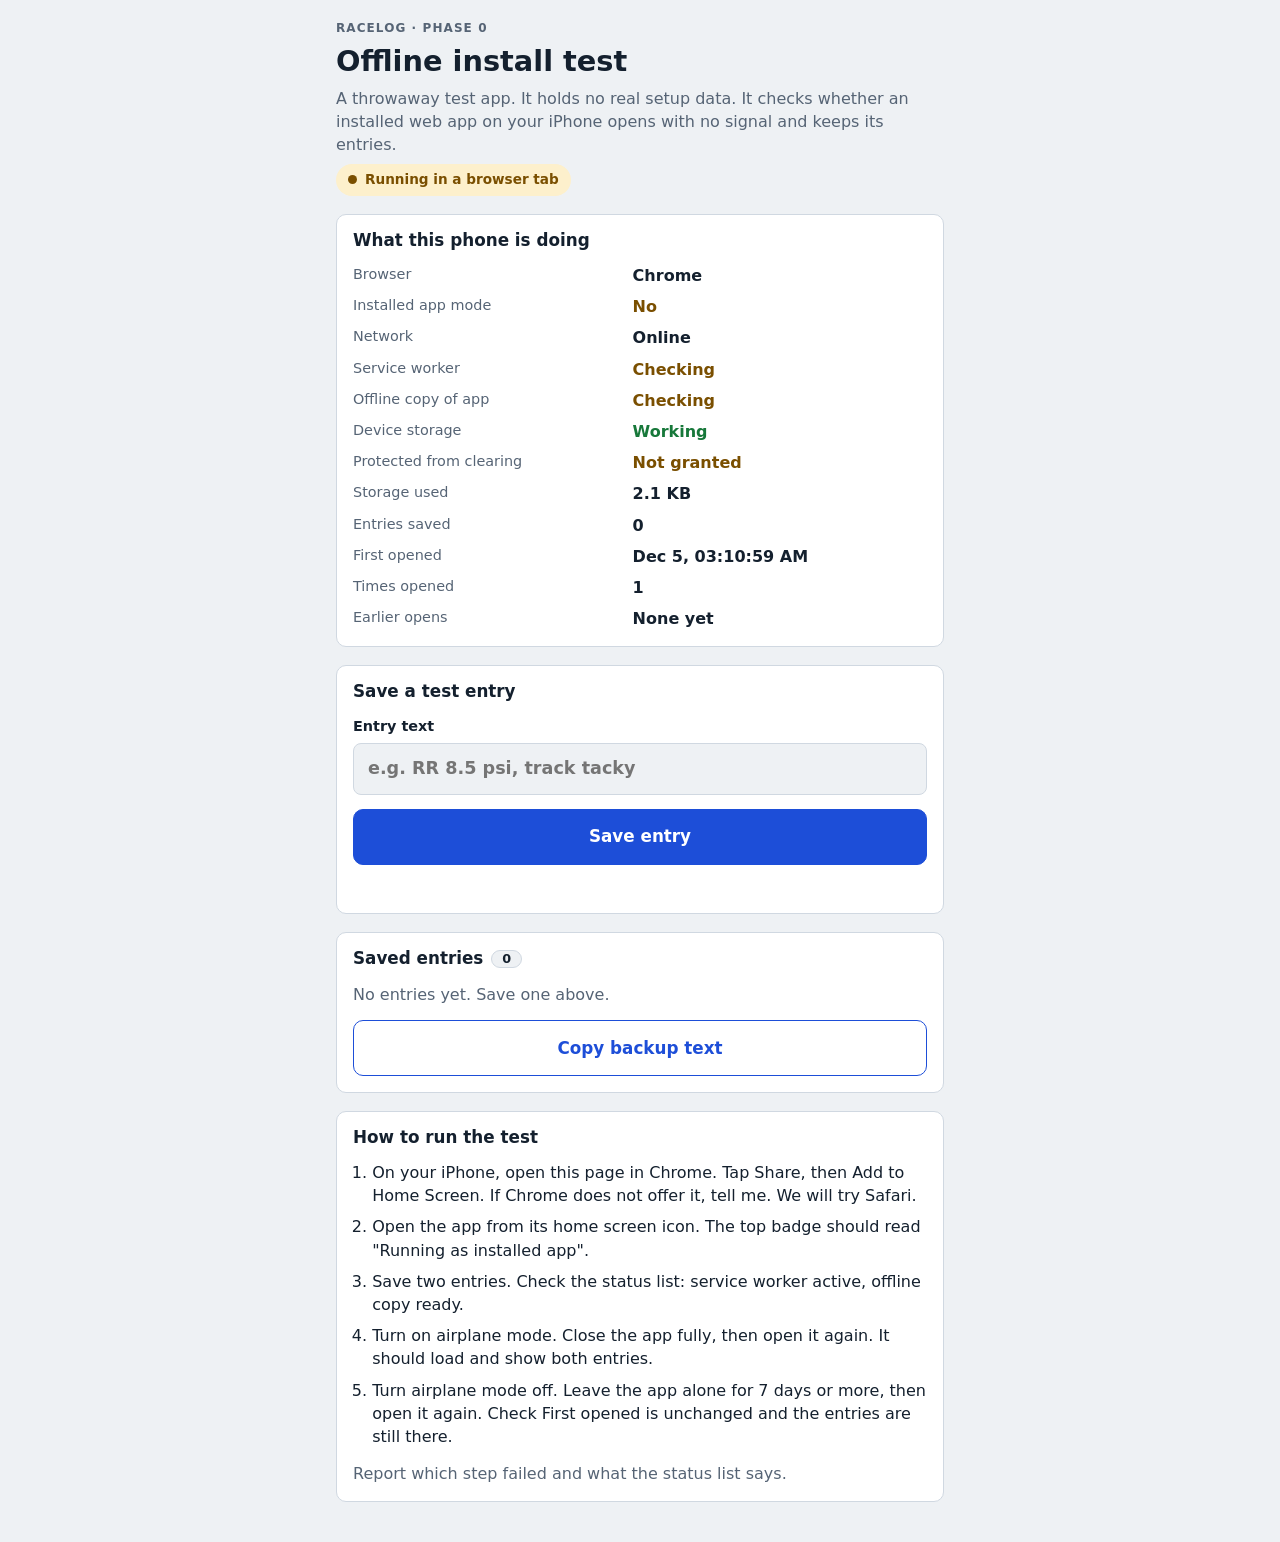
<file: index.html>
<!doctype html>
<html lang="en">
<head>
<meta charset="utf-8">
<title>RaceLog Phase 0</title>
<meta name="viewport" content="width=device-width, initial-scale=1, viewport-fit=cover">
<meta name="theme-color" content="#0f1a2b">
<meta name="apple-mobile-web-app-capable" content="yes">
<meta name="mobile-web-app-capable" content="yes">
<meta name="apple-mobile-web-app-title" content="RaceLog P0">
<meta name="apple-mobile-web-app-status-bar-style" content="black-translucent">
<link rel="manifest" href="manifest.webmanifest">
<link rel="apple-touch-icon" href="apple-touch-icon.png">
<link rel="icon" type="image/png" href="icon-192.png">
<link rel="stylesheet" href="style.css">
</head>
<body>
<main class="wrap">
  <header>
    <p class="eyebrow">RaceLog · Phase 0</p>
    <h1>Offline install test</h1>
    <p class="lede">A throwaway test app. It holds no real setup data. It checks whether an installed web app on your iPhone opens with no signal and keeps its entries.</p>
    <span id="mode" class="pill">Checking</span>
  </header>

  <section class="card" aria-labelledby="h-status">
    <h2 id="h-status">What this phone is doing</h2>
    <dl id="status" class="status"></dl>
  </section>

  <form id="f" class="card" autocomplete="off">
    <h2>Save a test entry</h2>
    <label for="note">Entry text
      <input id="note" type="text" placeholder="e.g. RR 8.5 psi, track tacky">
    </label>
    <button class="btn" type="submit">Save entry</button>
    <p class="msg" id="msg" aria-live="polite"></p>
  </form>

  <section class="card">
    <h2>Saved entries <span id="count" class="count">0</span></h2>
    <ul id="list" class="entries"></ul>
    <button class="btn alt" type="button" id="backup">Copy backup text</button>
  </section>

  <section class="card">
    <h2>How to run the test</h2>
    <ol class="steps">
      <li>On your iPhone, open this page in Chrome. Tap Share, then Add to Home Screen. If Chrome does not offer it, tell me. We will try Safari.</li>
      <li>Open the app from its home screen icon. The top badge should read "Running as installed app".</li>
      <li>Save two entries. Check the status list: service worker active, offline copy ready.</li>
      <li>Turn on airplane mode. Close the app fully, then open it again. It should load and show both entries.</li>
      <li>Turn airplane mode off. Leave the app alone for 7 days or more, then open it again. Check First opened is unchanged and the entries are still there.</li>
    </ol>
    <p class="lede">Report which step failed and what the status list says.</p>
  </section>
</main>
<script src="app.js"></script>
</body>
</html>
</file>
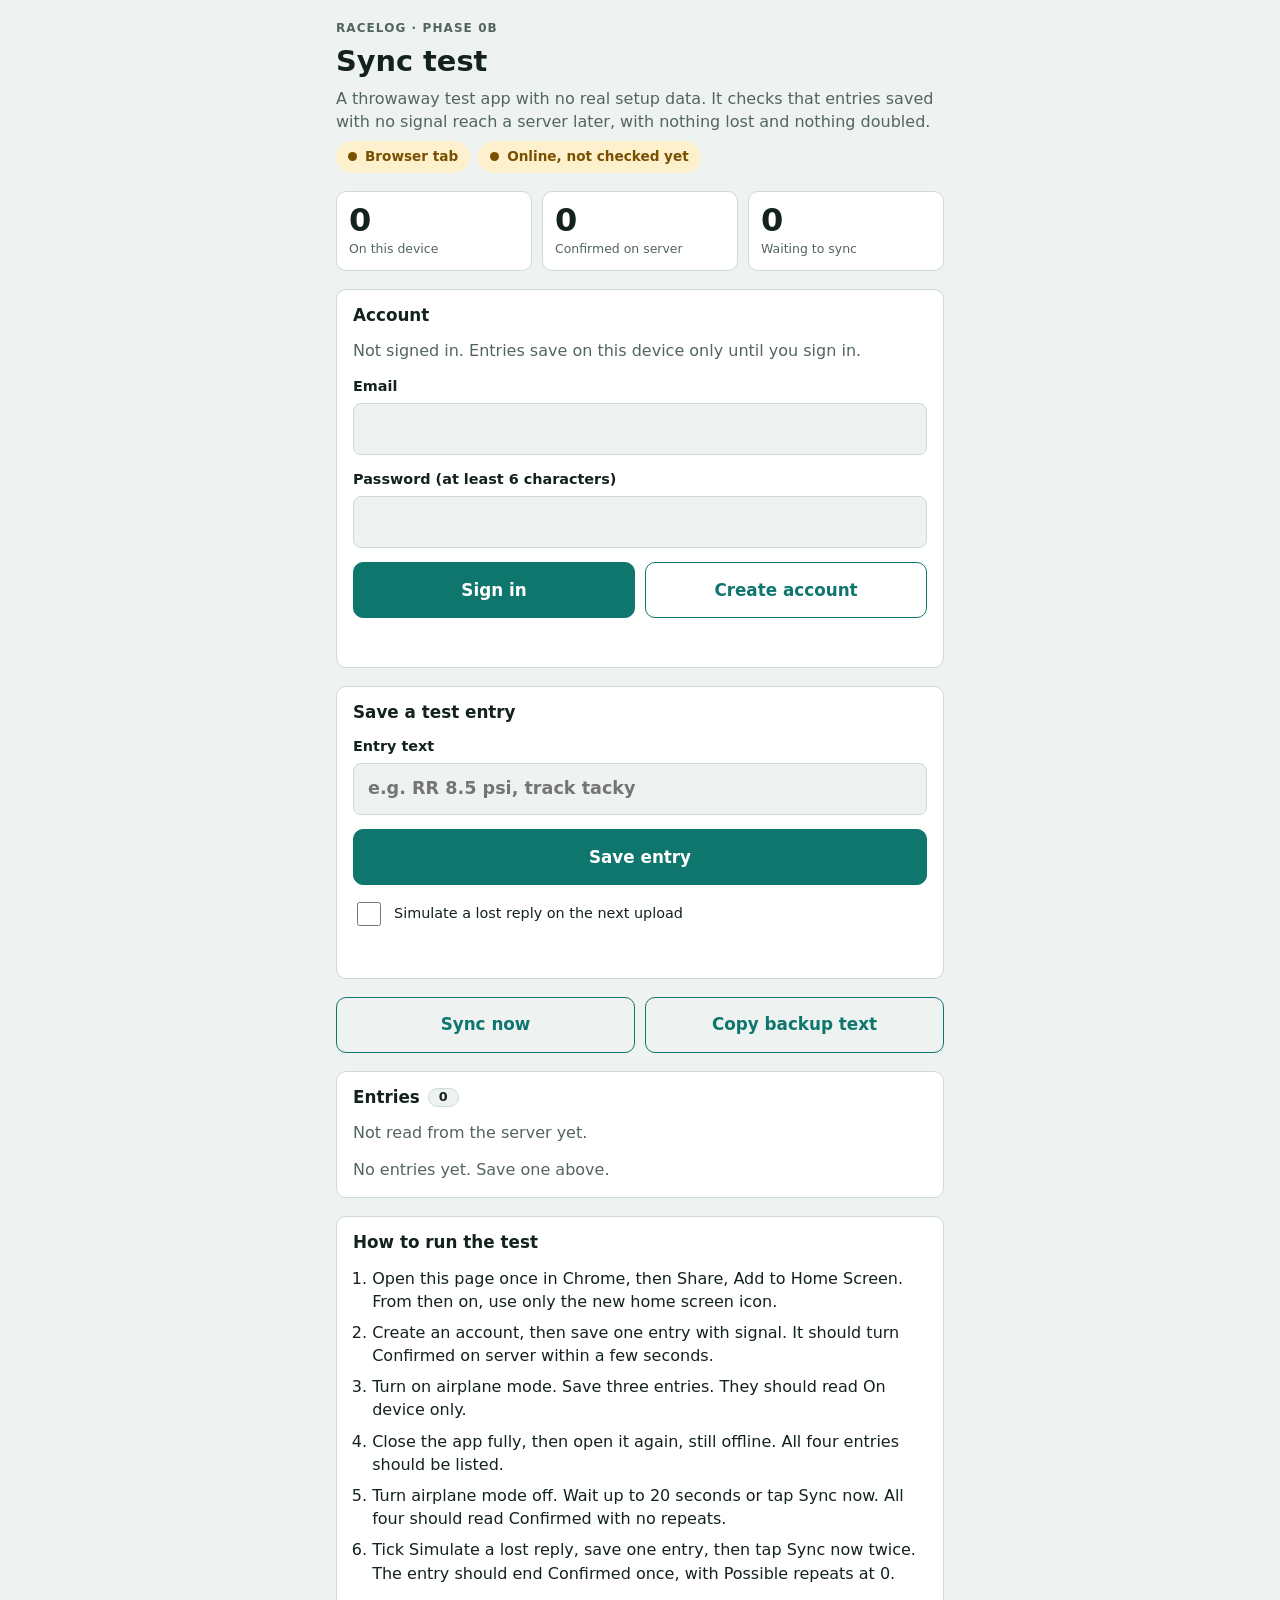
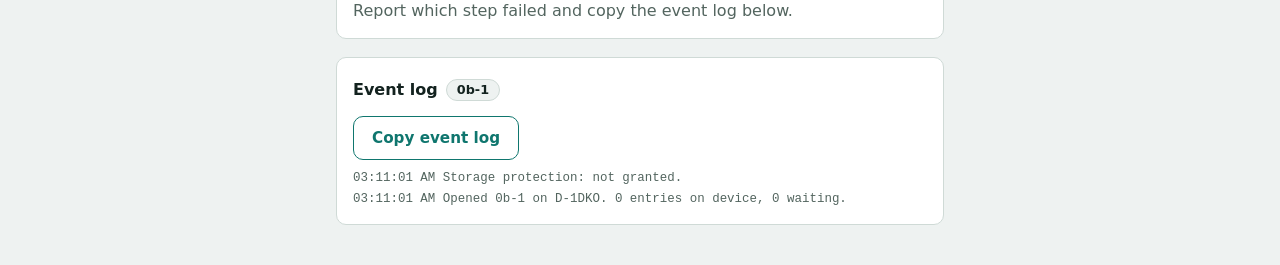
<file: b/index.html>
<!doctype html>
<html lang="en">
<head>
<meta charset="utf-8">
<title>RaceLog Phase 0b</title>
<meta name="viewport" content="width=device-width, initial-scale=1, viewport-fit=cover">
<meta name="theme-color" content="#0c2d28">
<meta name="apple-mobile-web-app-capable" content="yes">
<meta name="mobile-web-app-capable" content="yes">
<meta name="apple-mobile-web-app-title" content="RaceLog P0b">
<meta name="apple-mobile-web-app-status-bar-style" content="black-translucent">
<link rel="manifest" href="manifest.webmanifest">
<link rel="apple-touch-icon" href="apple-touch-icon.png">
<link rel="icon" type="image/png" href="icon-192.png">
<link rel="stylesheet" href="style.css">
</head>
<body>
<main class="wrap">
  <header>
    <p class="eyebrow">RaceLog · Phase 0b</p>
    <h1>Sync test</h1>
    <p class="lede">A throwaway test app with no real setup data. It checks that entries saved with no signal reach a server later, with nothing lost and nothing doubled.</p>
    <div class="pills">
      <span id="mode" class="pill">Checking</span>
      <span id="conn" class="pill">Checking</span>
    </div>
    <p id="config-warn" class="banner" hidden>Server details are not set yet. The app saves on this device only until they are added.</p>
  </header>

  <section class="tiles" aria-label="Save status">
    <div class="tile"><b id="t-local">0</b><span>On this device</span></div>
    <div class="tile"><b id="t-conf">0</b><span>Confirmed on server</span></div>
    <div class="tile" id="tile-wait"><b id="t-wait">0</b><span>Waiting to sync</span></div>
  </section>

  <section class="card" id="card-auth">
    <h2>Account</h2>
    <p id="authstate" class="lede">Not signed in.</p>
    <form id="authform" autocomplete="on">
      <label for="email">Email
        <input id="email" type="email" autocomplete="username" inputmode="email" autocapitalize="none" spellcheck="false">
      </label>
      <label for="password">Password (at least 6 characters)
        <input id="password" type="password" autocomplete="current-password">
      </label>
      <div class="row">
        <button class="btn" type="submit" id="btn-signin">Sign in</button>
        <button class="btn alt" type="button" id="btn-signup">Create account</button>
      </div>
    </form>
    <button class="btn alt" type="button" id="btn-signout" hidden>Sign out</button>
    <p class="msg" id="authmsg" aria-live="polite"></p>
  </section>

  <form id="f" class="card" autocomplete="off">
    <h2>Save a test entry</h2>
    <label for="note">Entry text
      <input id="note" type="text" placeholder="e.g. RR 8.5 psi, track tacky">
    </label>
    <button class="btn" type="submit">Save entry</button>
    <label class="check" for="simlost">
      <input id="simlost" type="checkbox">
      <span>Simulate a lost reply on the next upload</span>
    </label>
    <p class="msg" id="msg" aria-live="polite"></p>
  </form>

  <div class="row">
    <button class="btn alt" type="button" id="btn-sync">Sync now</button>
    <button class="btn alt" type="button" id="btn-backup">Copy backup text</button>
  </div>

  <section class="card">
    <h2>Entries <span id="count" class="count">0</span></h2>
    <p id="serverinfo" class="lede"></p>
    <ul id="list" class="entries"></ul>
  </section>

  <section class="card">
    <h2>How to run the test</h2>
    <ol class="steps">
      <li>Open this page once in Chrome, then Share, Add to Home Screen. From then on, use only the new home screen icon.</li>
      <li>Create an account, then save one entry with signal. It should turn Confirmed on server within a few seconds.</li>
      <li>Turn on airplane mode. Save three entries. They should read On device only.</li>
      <li>Close the app fully, then open it again, still offline. All four entries should be listed.</li>
      <li>Turn airplane mode off. Wait up to 20 seconds or tap Sync now. All four should read Confirmed with no repeats.</li>
      <li>Tick Simulate a lost reply, save one entry, then tap Sync now twice. The entry should end Confirmed once, with Possible repeats at 0.</li>
    </ol>
    <p class="lede">Report which step failed and copy the event log below.</p>
  </section>

  <details class="card" open>
    <summary>Event log <span id="ver" class="count"></span></summary>
    <button class="btn alt small" type="button" id="btn-copylog">Copy event log</button>
    <ol class="log" id="log"></ol>
  </details>
</main>
<script src="config.js"></script>
<script src="app.js"></script>
</body>
</html>
</file>
<file: style.css>
:root {
  --bg: #eef1f4; --surface: #ffffff; --fg: #14202e; --muted: #566475; --line: #d0d8e1;
  --accent: #1d4ed8; --accent-fg: #ffffff;
  --ok: #17783a; --ok-bg: #dff3e5; --warn: #7a4f00; --warn-bg: #fdf0cc; --bad: #b3261e; --bad-bg: #fbe1de;
  color-scheme: light dark;
}
@media (prefers-color-scheme: dark) {
  :root {
    --bg: #0e151d; --surface: #17212c; --fg: #e8eef4; --muted: #9aa9b8; --line: #2a3846;
    --accent: #6c9bff; --accent-fg: #0b1220;
    --ok: #6fd08c; --ok-bg: #16301f; --warn: #f0c060; --warn-bg: #3a2d0c; --bad: #ff8a80; --bad-bg: #40191a;
  }
}
* { box-sizing: border-box; }
html, body { margin: 0; background: var(--bg); color: var(--fg); }
body { font: 16px/1.45 -apple-system, BlinkMacSystemFont, "Segoe UI", Roboto, system-ui, sans-serif; }
.wrap {
  max-width: 640px; margin: 0 auto; display: flex; flex-direction: column; gap: 18px;
  padding: calc(20px + env(safe-area-inset-top, 0px)) max(16px, env(safe-area-inset-right, 0px)) calc(40px + env(safe-area-inset-bottom, 0px)) max(16px, env(safe-area-inset-left, 0px));
}
h1, h2 { margin: 0; line-height: 1.15; }
h1 { font-size: 1.8rem; }
h2 { font-size: 1.05rem; display: flex; align-items: center; gap: 8px; }
p { margin: 0; }
header { display: flex; flex-direction: column; gap: 8px; }
.eyebrow { font-size: .75rem; letter-spacing: .09em; text-transform: uppercase; color: var(--muted); font-weight: 600; }
.lede { color: var(--muted); max-width: 60ch; }
.pill { display: inline-flex; align-items: center; gap: 8px; width: fit-content; padding: 6px 12px; border-radius: 999px; font-weight: 600; font-size: .85rem; background: var(--warn-bg); color: var(--warn); }
.pill::before { content: ""; width: 9px; height: 9px; border-radius: 50%; background: currentColor; }
.pill.ok { background: var(--ok-bg); color: var(--ok); }
.pill.bad { background: var(--bad-bg); color: var(--bad); }
.card { background: var(--surface); border: 1px solid var(--line); border-radius: 10px; padding: 16px; display: flex; flex-direction: column; gap: 14px; }
.status { margin: 0; display: grid; grid-template-columns: minmax(0, 1fr) minmax(0, 1.1fr); gap: 8px 12px; }
.status dt { color: var(--muted); font-size: .9rem; }
.status dd { margin: 0; font-weight: 600; overflow-wrap: anywhere; font-variant-numeric: tabular-nums; }
.status dd.ok { color: var(--ok); }
.status dd.warn { color: var(--warn); }
.status dd.bad { color: var(--bad); }
label { display: flex; flex-direction: column; gap: 6px; font-weight: 600; font-size: .9rem; }
input[type="text"] { min-height: 52px; padding: 0 14px; border-radius: 8px; border: 1px solid var(--line); background: var(--bg); color: var(--fg); font: inherit; font-size: 1.1rem; width: 100%; }
.btn { min-height: 56px; border-radius: 10px; border: 1px solid var(--accent); background: var(--accent); color: var(--accent-fg); font: inherit; font-weight: 600; font-size: 1.05rem; cursor: pointer; padding: 0 18px; }
.btn.alt { background: transparent; color: var(--accent); }
:focus-visible { outline: 3px solid var(--accent); outline-offset: 2px; }
.msg { min-height: 1.3em; font-size: .9rem; color: var(--muted); }
.count { font-size: .8rem; font-weight: 600; background: var(--bg); border: 1px solid var(--line); border-radius: 999px; padding: 1px 10px; }
ul.entries { list-style: none; margin: 0; padding: 0; display: flex; flex-direction: column; gap: 8px; }
.entry { border: 1px solid var(--line); border-radius: 8px; padding: 10px 12px; background: var(--bg); display: flex; flex-direction: column; gap: 2px; }
.entry b { overflow-wrap: anywhere; }
.entry span { font-size: .8rem; color: var(--muted); font-variant-numeric: tabular-nums; }
.empty { color: var(--muted); }
ol.steps { margin: 0; padding-left: 1.2rem; display: flex; flex-direction: column; gap: 8px; }
</file>
<file: b/style.css>
:root {
  --bg: #eef2f1; --surface: #ffffff; --fg: #13221f; --muted: #53655f; --line: #cfdad6;
  --accent: #0f766e; --accent-fg: #ffffff;
  --ok: #17783a; --ok-bg: #dff3e5; --warn: #7a4f00; --warn-bg: #fdf0cc; --bad: #b3261e; --bad-bg: #fbe1de;
  color-scheme: light dark;
}
@media (prefers-color-scheme: dark) {
  :root {
    --bg: #0c1614; --surface: #15221f; --fg: #e6f0ed; --muted: #97aaa4; --line: #26382f;
    --accent: #4fd1c0; --accent-fg: #07201c;
    --ok: #6fd08c; --ok-bg: #16301f; --warn: #f0c060; --warn-bg: #3a2d0c; --bad: #ff8a80; --bad-bg: #40191a;
  }
}
* { box-sizing: border-box; }
html, body { margin: 0; background: var(--bg); color: var(--fg); }
body { font: 16px/1.45 -apple-system, BlinkMacSystemFont, "Segoe UI", Roboto, system-ui, sans-serif; }
.wrap {
  max-width: 640px; margin: 0 auto; display: flex; flex-direction: column; gap: 18px;
  padding: calc(20px + env(safe-area-inset-top, 0px)) max(16px, env(safe-area-inset-right, 0px)) calc(40px + env(safe-area-inset-bottom, 0px)) max(16px, env(safe-area-inset-left, 0px));
}
h1, h2 { margin: 0; line-height: 1.15; }
h1 { font-size: 1.8rem; }
h2 { font-size: 1.05rem; display: flex; align-items: center; gap: 8px; }
p { margin: 0; }
header { display: flex; flex-direction: column; gap: 8px; }
.eyebrow { font-size: .75rem; letter-spacing: .09em; text-transform: uppercase; color: var(--muted); font-weight: 600; }
.lede { color: var(--muted); max-width: 60ch; overflow-wrap: anywhere; }
.pills { display: flex; flex-wrap: wrap; gap: 8px; }
.pill { display: inline-flex; align-items: center; gap: 8px; width: fit-content; padding: 6px 12px; border-radius: 999px; font-weight: 600; font-size: .85rem; background: var(--warn-bg); color: var(--warn); }
.pill::before { content: ""; width: 9px; height: 9px; border-radius: 50%; background: currentColor; flex: none; }
.pill.ok { background: var(--ok-bg); color: var(--ok); }
.pill.bad { background: var(--bad-bg); color: var(--bad); }
.banner { background: var(--warn-bg); color: var(--warn); border-radius: 8px; padding: 10px 12px; font-weight: 600; }
.tiles { display: grid; grid-template-columns: repeat(3, minmax(0, 1fr)); gap: 10px; }
.tile { background: var(--surface); border: 1px solid var(--line); border-radius: 10px; padding: 12px; display: flex; flex-direction: column; gap: 4px; min-width: 0; }
.tile b { font-size: 2rem; line-height: 1; font-variant-numeric: tabular-nums; }
.tile span { font-size: .78rem; color: var(--muted); }
.tile.has b { color: var(--warn); }
.card { background: var(--surface); border: 1px solid var(--line); border-radius: 10px; padding: 16px; display: flex; flex-direction: column; gap: 14px; }
form { display: flex; flex-direction: column; gap: 14px; }
label { display: flex; flex-direction: column; gap: 6px; font-weight: 600; font-size: .9rem; }
label.check { flex-direction: row; align-items: center; gap: 10px; font-weight: 500; }
label.check input { width: 24px; height: 24px; flex: none; }
input[type="text"], input[type="email"], input[type="password"] { min-height: 52px; padding: 0 14px; border-radius: 8px; border: 1px solid var(--line); background: var(--bg); color: var(--fg); font: inherit; font-size: 1.1rem; width: 100%; }
.btn { min-height: 56px; border-radius: 10px; border: 1px solid var(--accent); background: var(--accent); color: var(--accent-fg); font: inherit; font-weight: 600; font-size: 1.05rem; cursor: pointer; padding: 0 18px; }
.btn.alt { background: transparent; color: var(--accent); }
.btn.small { min-height: 44px; font-size: .95rem; }
.btn:disabled { opacity: .55; cursor: default; }
.row { display: flex; flex-wrap: wrap; gap: 10px; }
.row .btn { flex: 1 1 150px; }
:focus-visible { outline: 3px solid var(--accent); outline-offset: 2px; }
.msg { min-height: 1.3em; font-size: .9rem; color: var(--muted); overflow-wrap: anywhere; }
.count { font-size: .8rem; font-weight: 600; background: var(--bg); border: 1px solid var(--line); border-radius: 999px; padding: 1px 10px; }
ul.entries { list-style: none; margin: 0; padding: 0; display: flex; flex-direction: column; gap: 8px; }
.entry { border: 1px solid var(--line); border-radius: 8px; padding: 10px 12px; background: var(--bg); display: grid; grid-template-columns: minmax(0, 1fr) auto; gap: 4px 10px; align-items: start; }
.entry b { overflow-wrap: anywhere; }
.entry .meta { grid-column: 1 / -1; font-size: .8rem; color: var(--muted); font-variant-numeric: tabular-nums; overflow-wrap: anywhere; }
.entry .pill { font-size: .75rem; padding: 3px 9px; }
.empty { color: var(--muted); }
ol.steps { margin: 0; padding-left: 1.2rem; display: flex; flex-direction: column; gap: 8px; }
details summary { cursor: pointer; font-weight: 600; min-height: 32px; display: flex; align-items: center; gap: 8px; }
details[open] summary { margin-bottom: 10px; }
ol.log { margin: 10px 0 0; padding: 0; list-style: none; font: .78rem/1.35 ui-monospace, Menlo, Consolas, monospace; display: flex; flex-direction: column; gap: 4px; color: var(--muted); }
ol.log li { overflow-wrap: anywhere; }
</file>
